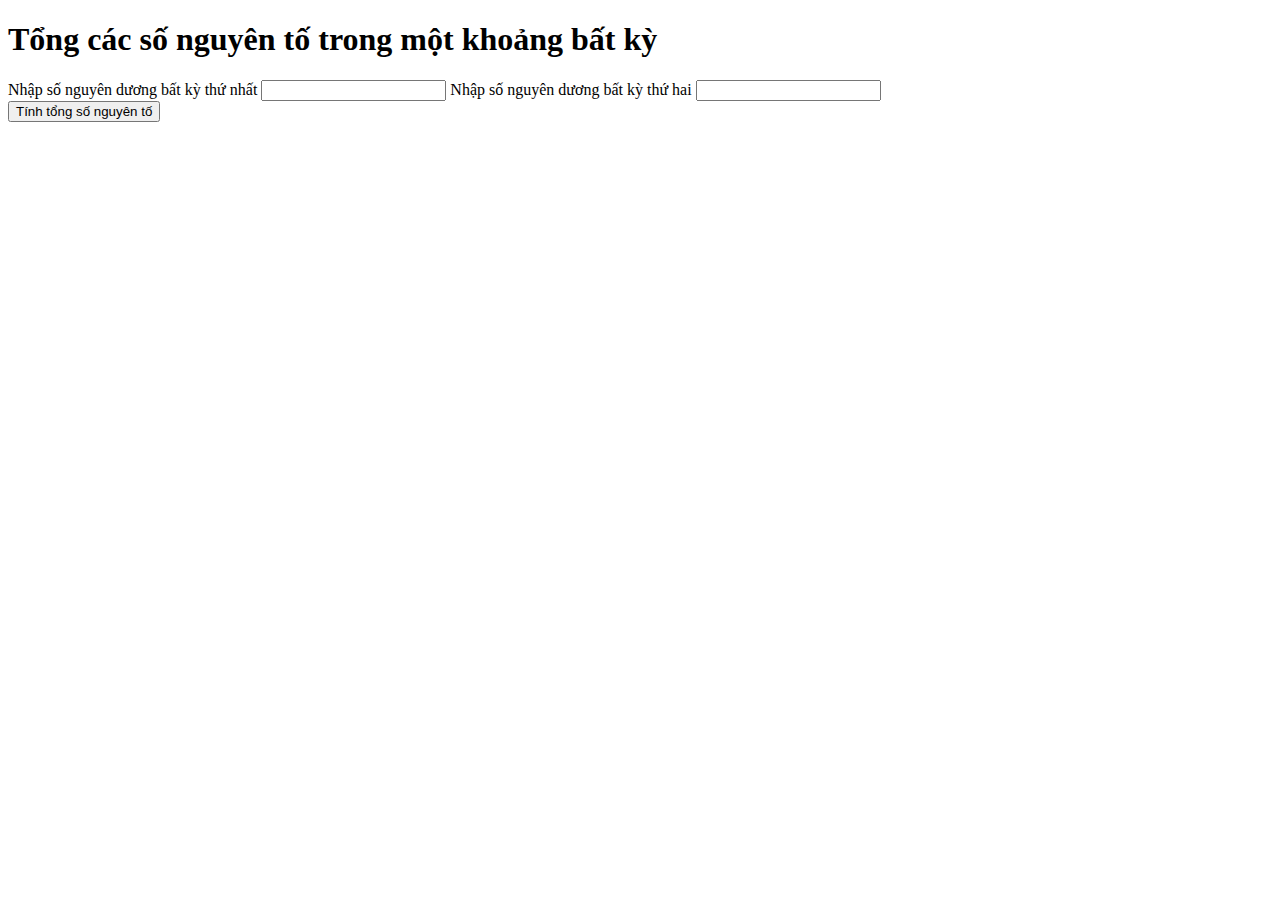
<file: bai1.html>
<!DOCTYPE html>
<html lang="en">
<head>
    <meta charset="UTF-8">
    <meta name="viewport" content="width=device-width, initial-scale=1.0">
   
    <title>Bài 1</title>

</head>

<body>
    <h1>Tổng các số nguyên tố trong một khoảng bất kỳ</h1>
      
        <label for="a">Nhập số nguyên dương bất kỳ thứ nhất</label>
        <input type="number" id = "a" min= "1" required>
        <label for="b">Nhập số nguyên dương bất kỳ thứ hai</label>
        <input type="number" id = "b" min= "1" required>
        <br>
        <button onclick="tinhTongSoNguyenTo()">Tính tổng số nguyên tố</button>
        <p id="ketQua"></p>
  
<script>
    function tinhTongSoNguyenTo() {
        const a = parseInt(document.getElementById('a').value);
        const b = parseInt(document.getElementById('b').value);
        let sum = 0;

        for (let x = a; x <= b; x++) {
            if (kiemTraSoNguyenTo(x)) {
            sum += x;
            }
        }
        document.getElementById("ketQua").innerText = `Tổng các số nguyên tố trong khoảng đã cho là ${sum}`;

    }

    function kiemTraSoNguyenTo(x) {
      if (x < 2) {
        return false;
      }

      for (let i = 2; i <= Math.sqrt(x); i++) {
        if (x % i === 0) {
          return false;
        }
      }

      return true;
    }
</script>

</body>
</html>
</file>
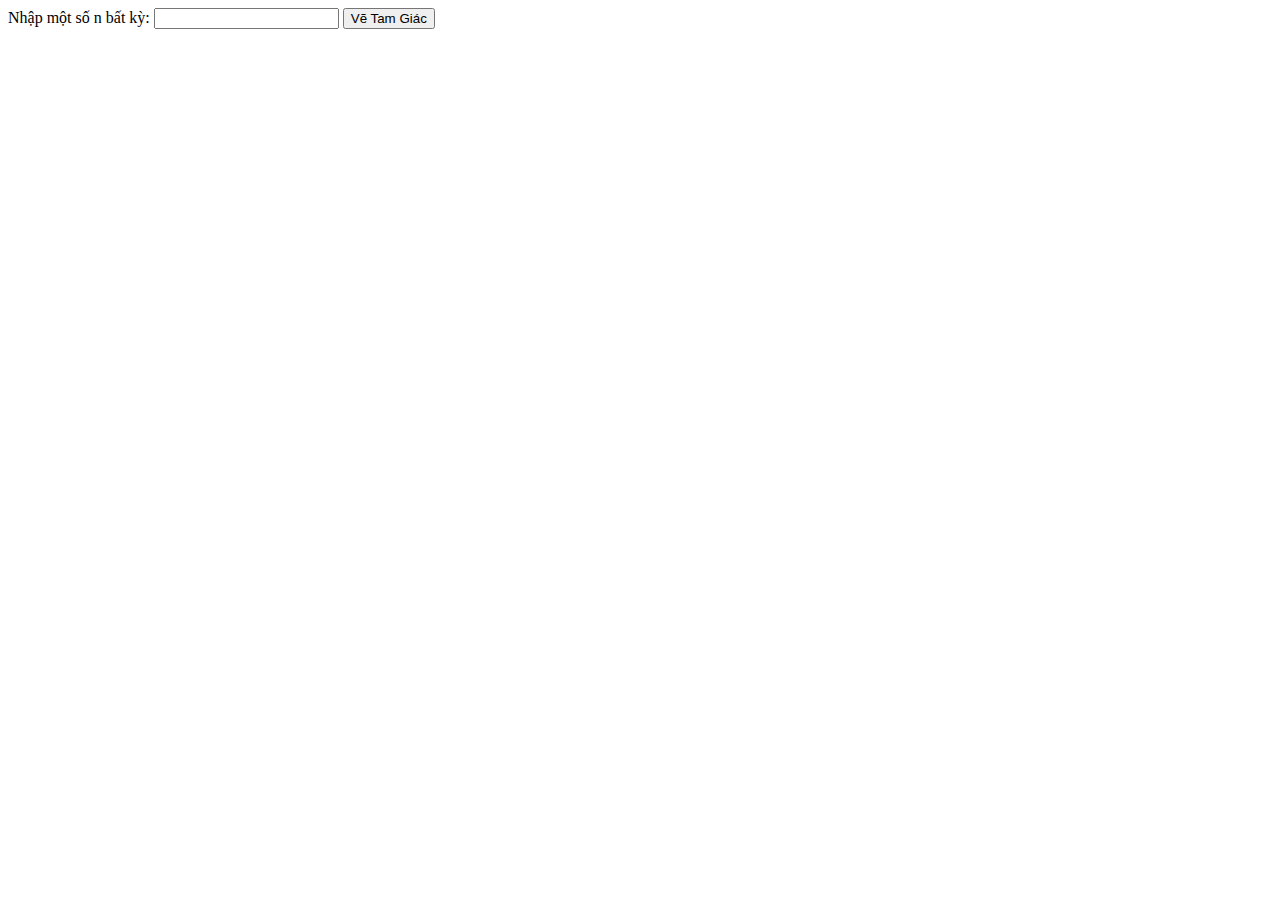
<file: bai2.html>
<!DOCTYPE html>
<html lang="en">
<head>
    <meta charset="UTF-8">
    <meta name="viewport" content="width=device-width, initial-scale=1.0">
    <title>Bài 2</title>
</head>
<body>
    <div id="triangle-container">
      <label for="n">Nhập một số n bất kỳ: </label>
      <input type="number" id="n" min="1" required>
      <button onclick="veTamGiac()">Vẽ Tam Giác</button>
      <div id="tamGiac"></div>
    </div>
  
    <script>
      function veTamGiac() {
        const n = parseInt(document.getElementById('n').value);
        let tamGiac = '';
  
        for (let i = 1; i <= n; i++) {
            tamGiac += '*'.repeat(i) + '<br>';
        }
  
        document.getElementById('tamGiac').innerHTML = tamGiac;
      }
    </script>
  </body>
</html>
</file>
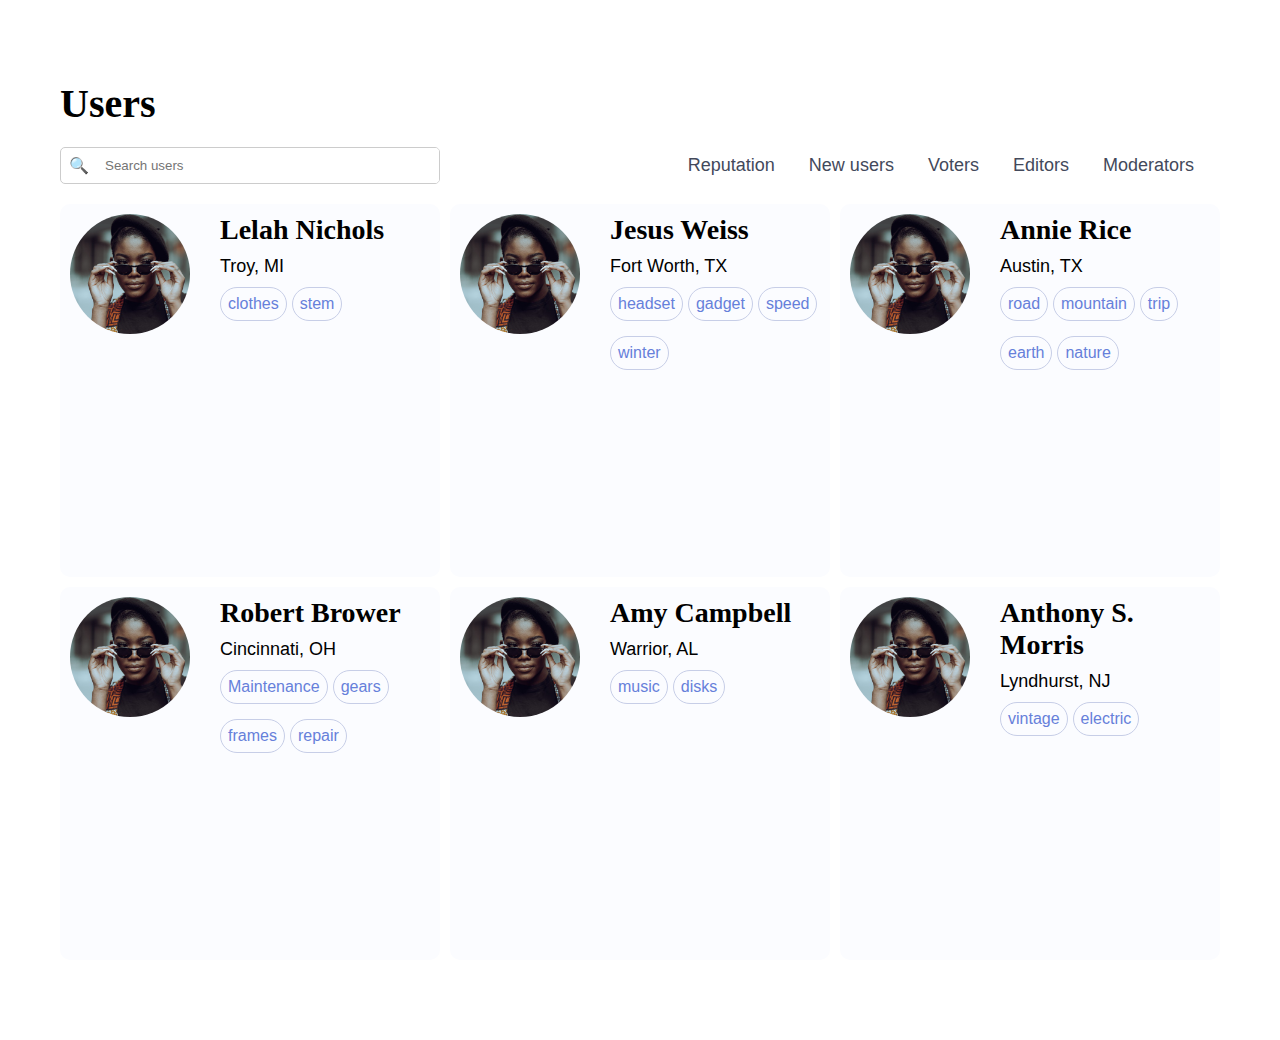
<file: bai3.html>
<!DOCTYPE html>
<html lang="en">
  <head>
    <meta charset="UTF-8" />
    <meta name="viewport" content="width=device-width, initial-scale=1.0" />
    <link rel="stylesheet" href="bai3style.css" />
    <title>Bài 3</title>
  </head>
  <body>
    <div id="page-container">
      <header>Users</header>

      <section>
        <div id="search-bar">
          <div id="search-container">
            <div id="search-icon">🔍</div>
            <input type="text" id="search-input" placeholder="Search users" />
          </div>
        </div>

        <nav>
          <label>Reputation</label>
          <label>New users</label>
          <label>Voters</label>
          <label>Editors</label>
          <label>Moderators</label>
        </nav>
      </section>

      <section id="user-grid">
        <div class="user-profile">
          <div class="user-picture">
            <img
              src="images/pexels-katho-mutodo-8434791.jpg"
              alt="User Picture"
            />
          </div>
          <div class="user-info">
            <div class="user-name">Lelah Nichols</div>
            <div class="user-location">Troy, MI</div>
            <div class="user-keywords">
              <div class="keyword">clothes</div>
              <div class="keyword">stem</div>
            </div>
          </div>
        </div>

        <div class="user-profile">
          <div class="user-picture">
            <img
              src="images/pexels-katho-mutodo-8434791.jpg"
              alt="User Picture"
            />
          </div>
          <div class="user-info">
            <div class="user-name">Jesus Weiss</div>
            <div class="user-location">Fort Worth, TX</div>
            <div class="user-keywords">
              <div class="keyword">headset</div>
              <div class="keyword">gadget</div>
              <div class="keyword">speed</div>
              <div class="keyword">winter</div>
            </div>
          </div>
        </div>

        <div class="user-profile">
          <div class="user-picture">
            <img
              src="images/pexels-katho-mutodo-8434791.jpg"
              alt="User Picture"
            />
          </div>
          <div class="user-info">
            <div class="user-name">Annie Rice</div>
            <div class="user-location">Austin, TX</div>
            <div class="user-keywords">
              <div class="keyword">road</div>
              <div class="keyword">mountain</div>
              <div class="keyword">trip</div>
              <div class="keyword">earth</div>
              <div class="keyword">nature</div>
            </div>
          </div>
        </div>

        <div class="user-profile">
          <div class="user-picture">
            <img
              src="images/pexels-katho-mutodo-8434791.jpg"
              alt="User Picture"
            />
          </div>
          <div class="user-info">
            <div class="user-name">Robert Brower</div>
            <div class="user-location">Cincinnati, OH</div>
            <div class="user-keywords">
              <div class="keyword">Maintenance</div>
              <div class="keyword">gears</div>
              <div class="keyword">frames</div>
              <div class="keyword">repair</div>
            </div>
          </div>
        </div>

        <div class="user-profile">
          <div class="user-picture">
            <img
              src="images/pexels-katho-mutodo-8434791.jpg"
              alt="User Picture"
            />
          </div>
          <div class="user-info">
            <div class="user-name">Amy Campbell</div>
            <div class="user-location">Warrior, AL</div>
            <div class="user-keywords">
              <div class="keyword">music</div>
              <div class="keyword">disks</div>
            </div>
          </div>
        </div>

        <div class="user-profile">
          <div class="user-picture">
            <img
              src="images/pexels-katho-mutodo-8434791.jpg"
              alt="User Picture"
            />
          </div>
          <div class="user-info">
            <div class="user-name">Anthony S. Morris</div>
            <div class="user-location">Lyndhurst, NJ</div>
            <div class="user-keywords">
              <div class="keyword">vintage</div>
              <div class="keyword">electric</div>
            </div>
          </div>
        </div>
      </section>
    </div>
  </body>
</html>
</file>
<file: bai3style.css>
body {
    margin: 0;
    font-family: Arial, sans-serif;
  }

  #page-container {
      margin-top: 70px;
    margin-bottom: 70px;
    margin-left: 50px;
    margin-right: 50px;
    display: flex;
    flex-direction: column;
    height: 100vh;
  }

  header {
  font-family:Cambria, Cochin, Georgia, Times, 'Times New Roman', serif;
    font-size: 40px;
    font-weight: bold;
    padding: 10px;
  }

  section {
    display: flex;
  }

  #search-bar {
    flex: 1;
    display: flex;
    align-items: center;
    padding: 10px;
  }

  #search-container {
    display: flex;
    border: 1px solid #ccc;
    border-radius: 5px;
    overflow: hidden;
    width: 100%;
  }

  #search-input {
    flex: 1;
    padding: 8px;
    border: none;
  }

  #search-icon {
    padding: 8px;
  }

  nav {
    flex: 2;
    padding: 10px;
    text-align: right;
    display: flex;
    align-items: center;
    justify-content: end;
    align-self: center; 
  }

  nav label {
      font-size: 18px;
      color: #43495b;
    margin-right: 18px;
    padding: 8px;
    border-radius: 10px;
    background-color: transparent;
    cursor: pointer;
    transition: background-color 0.3s;
  }

  nav label:hover {
    background-color: #84a0ff;
    border: 1px solid #84a0ff;
  }

  #user-grid {
    display: grid;
    grid-template-columns: repeat(3, 1fr);
    gap: 10px;
    padding: 10px;
    flex-grow: 1;
  }

  .user-profile {
    background-color: #fbfcff;
    border-radius: 10px;
    padding: 10px;
    display: flex;
    flex-direction: row;
    align-items: flex-start;
    justify-content: space-between;
    text-align: left;
    transition: border 0.3s, box-shadow 0.3s;
  }

  .user-profile:hover {
    border: 1px solid #c9d2eb;
    box-shadow: 0 4px 8px rgba(0, 0, 0, 0.1);
  }

  .user-picture {
    width: 120px;
    height: 120px;
    border-radius: 50%;
    margin-right: 30px;
    overflow: hidden;
  }

  

  .user-picture img {
    width: 100%;
    height: 100%;
    object-fit: cover;
  }

  .user-info {
    flex: 1;
    text-align: left;
    display: flex;
    flex-direction: column;
  }

  .user-info div {
    margin-bottom: 10px;
  }

  .user-name {
      font-family: Cambria, Cochin, Georgia, Times, 'Times New Roman', serif;
      font-size: 28px;
      font-weight: bold;
  }

  .user-location {
      font-size: 18px;
      font-weight: lighter;
  }

  .user-keywords {
    display: flex;
    flex-wrap: wrap;
    gap: 5px;
    justify-content: flex-start;
  }

  .keyword {
    border: 1px solid #c7cee7;
    border-radius: 50px;
    padding: 7px;
    margin-bottom: 5px;
    width: fit-content;
    color: #6680da;
  }
</file>
